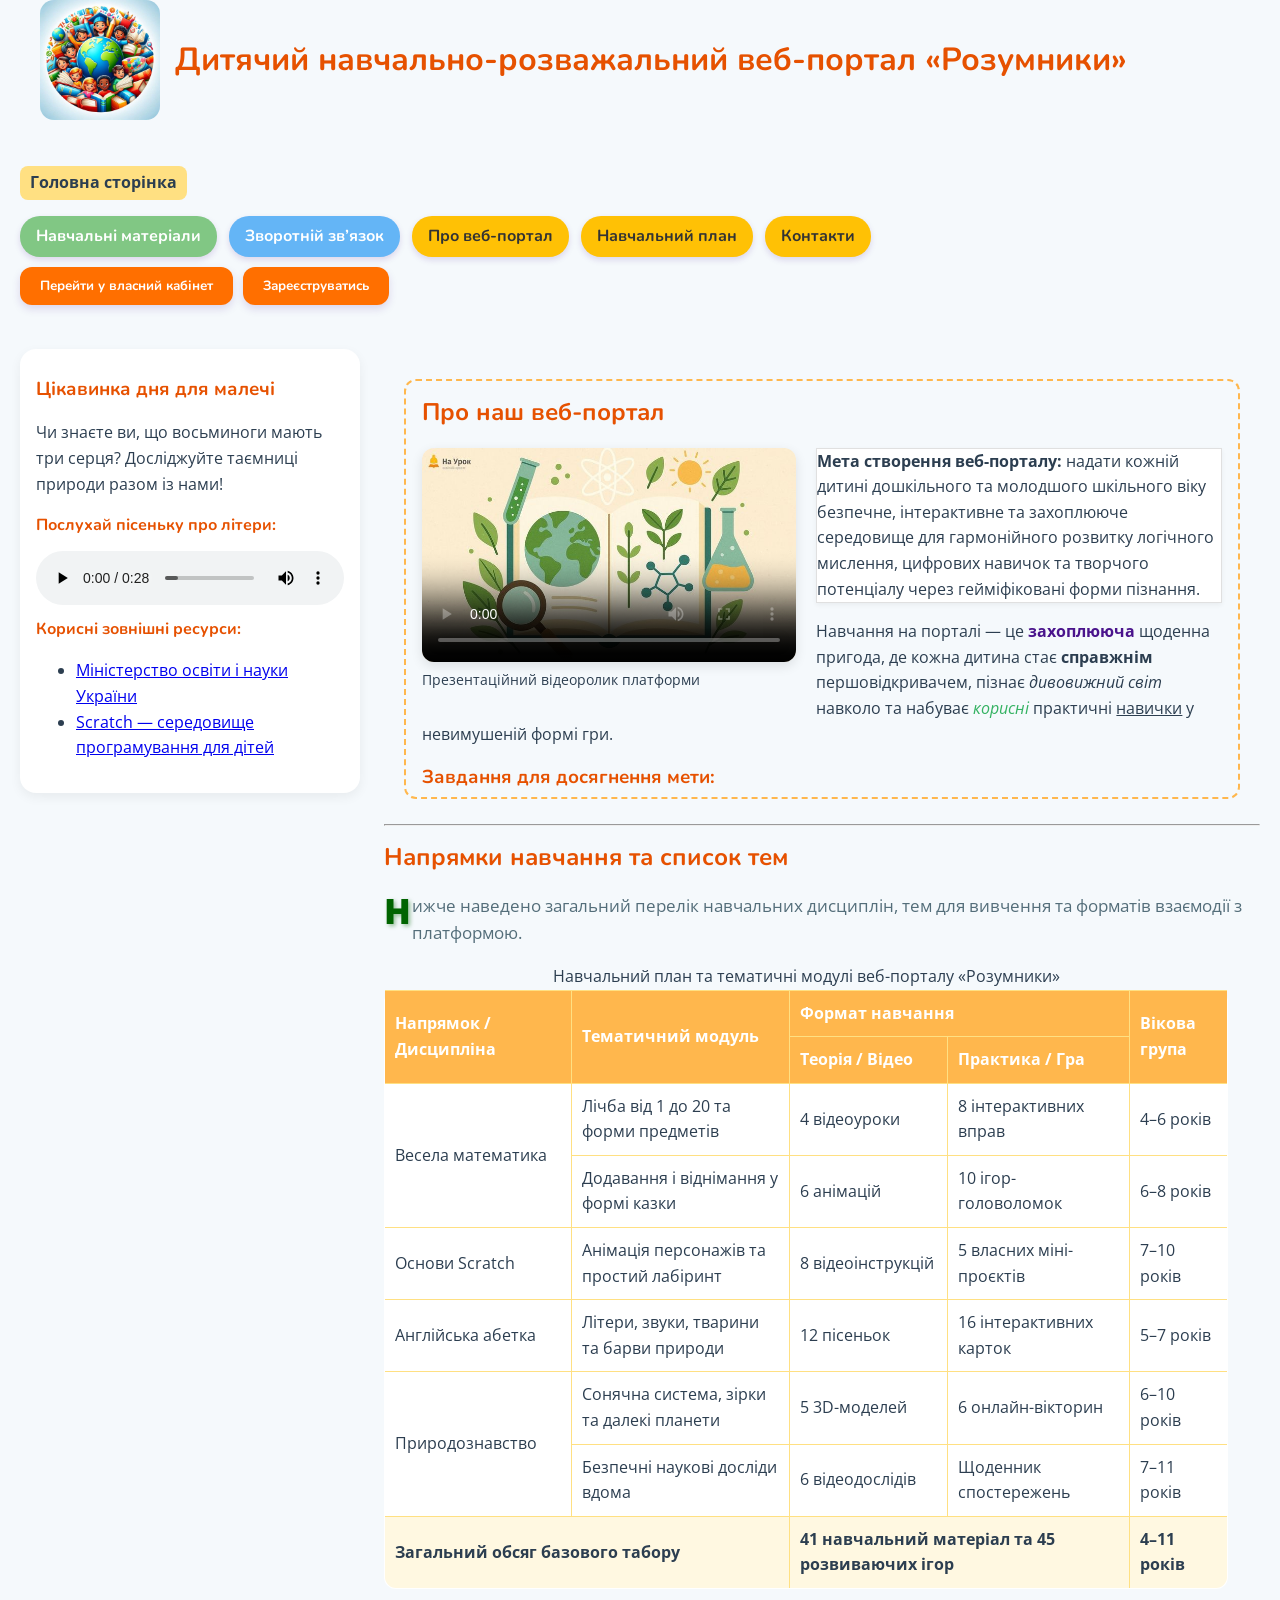
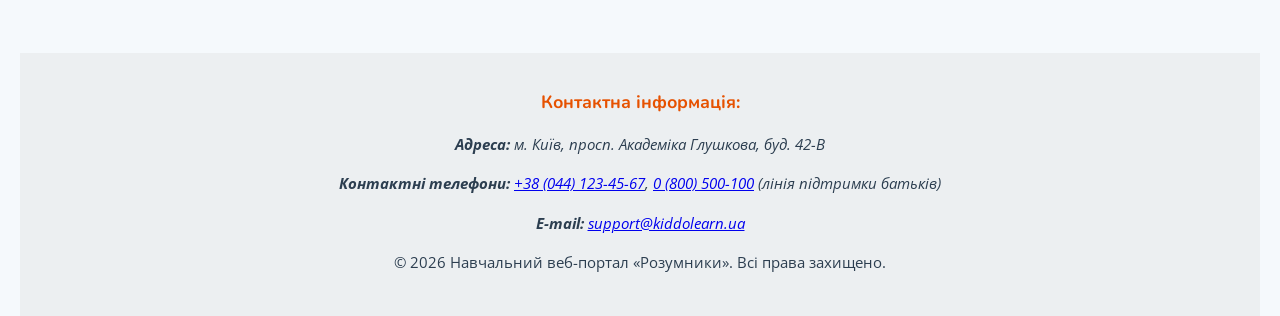
<file: index.html>
<!DOCTYPE html>
<html lang="uk">
<head>
    <meta charset="UTF-8">
    <meta name="viewport" content="width=device-width, initial-scale=1.0">
    <title>Розумники — Веб-портал для навчання дітей</title>

    <link rel="stylesheet" href="css/style.css">
    <!-- Внутрішня таблиця стилів -->
     <style>
        .page-badge {
            display: inline-block;
            background: #FFE082;
            padding: 4px 10px;
            border-radius: 8px;
            font-weight: bold;
        }
     </style>
</head>
<body>

    <!-- ШАПКА САЙТУ (HEADER) -->
    <header>
        <div class="brand-header">
            <!-- Назва та логотип веб-порталу -->
            <img src="assets/images/logo.jpg" alt="Логотип дитячого навчального порталу Розумники" width="120" height="120">
            <h1>Дитячий навчально-розважальний веб-портал «Розумники»</h1>
        </div>

        <p><span class="page-badge">Головна сторінка</span></p>

        <!-- Навігаційне меню (NAV) -->
        <nav>
            <ul>
                <li><a href="courses.html">Навчальні матеріали</a></li>
                <li><a href="feedback.html">Зворотній зв’язок</a></li>
                <!-- 2 якірні посилання на складові документу -->
                <li><a href="#about">Про веб-портал</a></li>
                <li><a href="#study-plan">Навчальний план</a></li>
                <li><a href="#contacts">Контакти</a></li>
            </ul>
        </nav>

        <!-- Кнопки переходу -->
        <div>
            <button type="button" onclick="alert('Перехід у власний кабінет')">Перейти у власний кабінет</button>
            <button type="button" onclick="alert('Реєстрація нового користувача')">Зареєструватись</button>
        </div>
    </header>

    <hr>

    <!-- БІЧНА ПАНЕЛЬ (ASIDE) -->
    <aside>
        <h3>Цікавинка дня для малечі</h3>
        <p>Чи знаєте ви, що восьминоги мають три серця? Досліджуйте таємниці природи разом із нами!</p>
        
        <!-- Мультимедіа: аудіо -->
        <h4>Послухай пісеньку про літери:</h4>
        <audio controls>
            <source src="assets/audio/Alphabet-Song.mp3" type="audio/mpeg">
            Ваш браузер не підтримує аудіоелемент.
        </audio>

        <!-- 2 зовнішні посилання -->
        <h4>Корисні зовнішні ресурси:</h4>
        <ul>
            <li>
                <a href="https://mon.gov.ua/" target="_blank" rel="noopener noreferrer">Міністерство освіти і науки України</a>
            </li>
            <li>
                <a href="https://scratch.mit.edu/" target="_blank" rel="noopener noreferrer">Scratch — середовище програмування для дітей</a>
            </li>
        </ul>
    </aside>

    <hr>

    <!-- ОСНОВНИЙ КОНТЕНТ (MAIN) -->
    <main>

        <!-- СТАТТЯ (ARTICLE): Мета та завдання -->
        <article id="about">
            <h2>Про наш веб-портал</h2>

            <figure class="media-left">
                <video controls poster="assets/images/course-nature.jpg" width="320" height="180">
                    <source src="assets/video/intro.mp4" type="video/mp4">
                    Ваш браузер не підтримує тег video.
                </video>
                <figcaption>Презентаційний відеоролик платформи</figcaption>
            </figure>

            <p>
                <strong>Мета створення веб-порталу:</strong> надати кожній дитині дошкільного та молодшого шкільного віку безпечне, інтерактивне та захоплююче середовище для гармонійного розвитку логічного мислення, цифрових навичок та творчого потенціалу через гейміфіковані форми пізнання.
            </p>

            <!-- Обов'язкове речення зі стилізацією тегами span, i, b, em, u -->
            <p>
                Навчання на порталі — це <span>захоплююча</span> щоденна пригода, де кожна дитина стає <b>справжнім</b> першовідкривачем, пізнає <i>дивовижний світ</i> навколо та набуває <em>корисні</em> практичні <u>навички</u> у невимушеній формі гри.
            </p>

            <h3 class="tasks-title">Завдання для досягнення мети:</h3>
            <!-- Перелік завдань (не менше 3-х ненумерованих) -->
            <ul class="tasks-list">
                <li>Формування математичної грамотності та просторової уяви за допомогою логічних задач і головоломок.</li>
                <li>Ознайомлення дітей з основами візуального програмування та алгоритмізації на ранніх етапах розвитку.</li>
                <li>Стимулювання інтересу до вивчення іноземних мов через інтерактивні аудіоказки та пісні.</li>
                <li>Забезпечення психологічно безпечного цифрового простору без нав'язливої реклами та стресового оцінювання.</li>
            </ul>
        </article>

        <hr>

        <!-- СТАТТЯ (ARTICLE): Таблиця навчального плану -->
        <article id="study-plan">
            <h2>Напрямки навчання та список тем</h2>
            <p>Нижче наведено загальний перелік навчальних дисциплін, тем для вивчення та форматів взаємодії з платформою.</p>

            <!-- ТАБЛИЦЯ: caption, thead, tbody, tfoot, 7 рядків, 5 стовпців, 4 об'єднані комірки (rowspan і colspan) -->
             <div class="table-wrap">
                <table border="1" cellpadding="8" cellspacing="0">
                    <caption>Навчальний план та тематичні модулі веб-порталу «Розумники»</caption>
                    <thead>
                        <tr>
                            <th rowspan="2">Напрямок / Дисципліна</th>
                            <th rowspan="2">Тематичний модуль</th>
                            <th colspan="2">Формат навчання</th>
                            <th rowspan="2">Вікова група</th>
                        </tr>
                        <tr>
                            <th>Теорія / Відео</th>
                            <th>Практика / Гра</th>
                        </tr>
                    </thead>
                    <tbody>
                        <tr>
                            <td rowspan="2">Весела математика</td>
                            <td>Лічба від 1 до 20 та форми предметів</td>
                            <td>4 відеоуроки</td>
                            <td>8 інтерактивних вправ</td>
                            <td>4–6 років</td>
                        </tr>
                        <tr>
                            <td>Додавання і віднімання у формі казки</td>
                            <td>6 анімацій</td>
                            <td>10 ігор-головоломок</td>
                            <td>6–8 років</td>
                        </tr>
                        <tr>
                            <td>Основи Scratch</td>
                            <td>Анімація персонажів та простий лабіринт</td>
                            <td>8 відеоінструкцій</td>
                            <td>5 власних міні-проєктів</td>
                            <td>7–10 років</td>
                        </tr>
                        <tr>
                            <td>Англійська абетка</td>
                            <td>Літери, звуки, тварини та барви природи</td>
                            <td>12 пісеньок</td>
                            <td>16 інтерактивних карток</td>
                            <td>5–7 років</td>
                        </tr>
                        <tr>
                            <td rowspan="2">Природознавство</td>
                            <td>Сонячна система, зірки та далекі планети</td>
                            <td>5 3D-моделей</td>
                            <td>6 онлайн-вікторин</td>
                            <td>6–10 років</td>
                        </tr>
                        <tr>
                            <td>Безпечні наукові досліди вдома</td>
                            <td>6 відеодослідів</td>
                            <td>Щоденник спостережень</td>
                            <td>7–11 років</td>
                        </tr>
                    </tbody>
                    <tfoot>
                        <tr>
                            <th colspan="2">Загальний обсяг базового табору</th>
                            <td colspan="2">41 навчальний матеріал та 45 розвиваючих ігор</td>
                            <td>4–11 років</td>
                        </tr>
                    </tfoot>
                </table>
            </div>
        </article>

    </main>

    <hr>

    <!-- ПІДВАЛ (FOOTER) -->
    <footer id="contacts" tabindex="0">
        <h3>Контактна інформація:</h3>
        <address>
            <p><strong>Адреса:</strong> м. Київ, просп. Академіка Глушкова, буд. 42-В</p>
            <p><strong>Контактні телефони:</strong> <a href="tel:+380441234567">+38 (044) 123-45-67</a>, <a href="tel:+380800500100">0 (800) 500-100</a> (лінія підтримки батьків)</p>
            <p><strong>E-mail:</strong> <a href="mailto:support@kiddolearn.ua">support@kiddolearn.ua</a></p>
        </address>
        <p>&copy; 2026 Навчальний веб-портал «Розумники». Всі права захищено.</p>
    </footer>

</body>
</html>
</file>
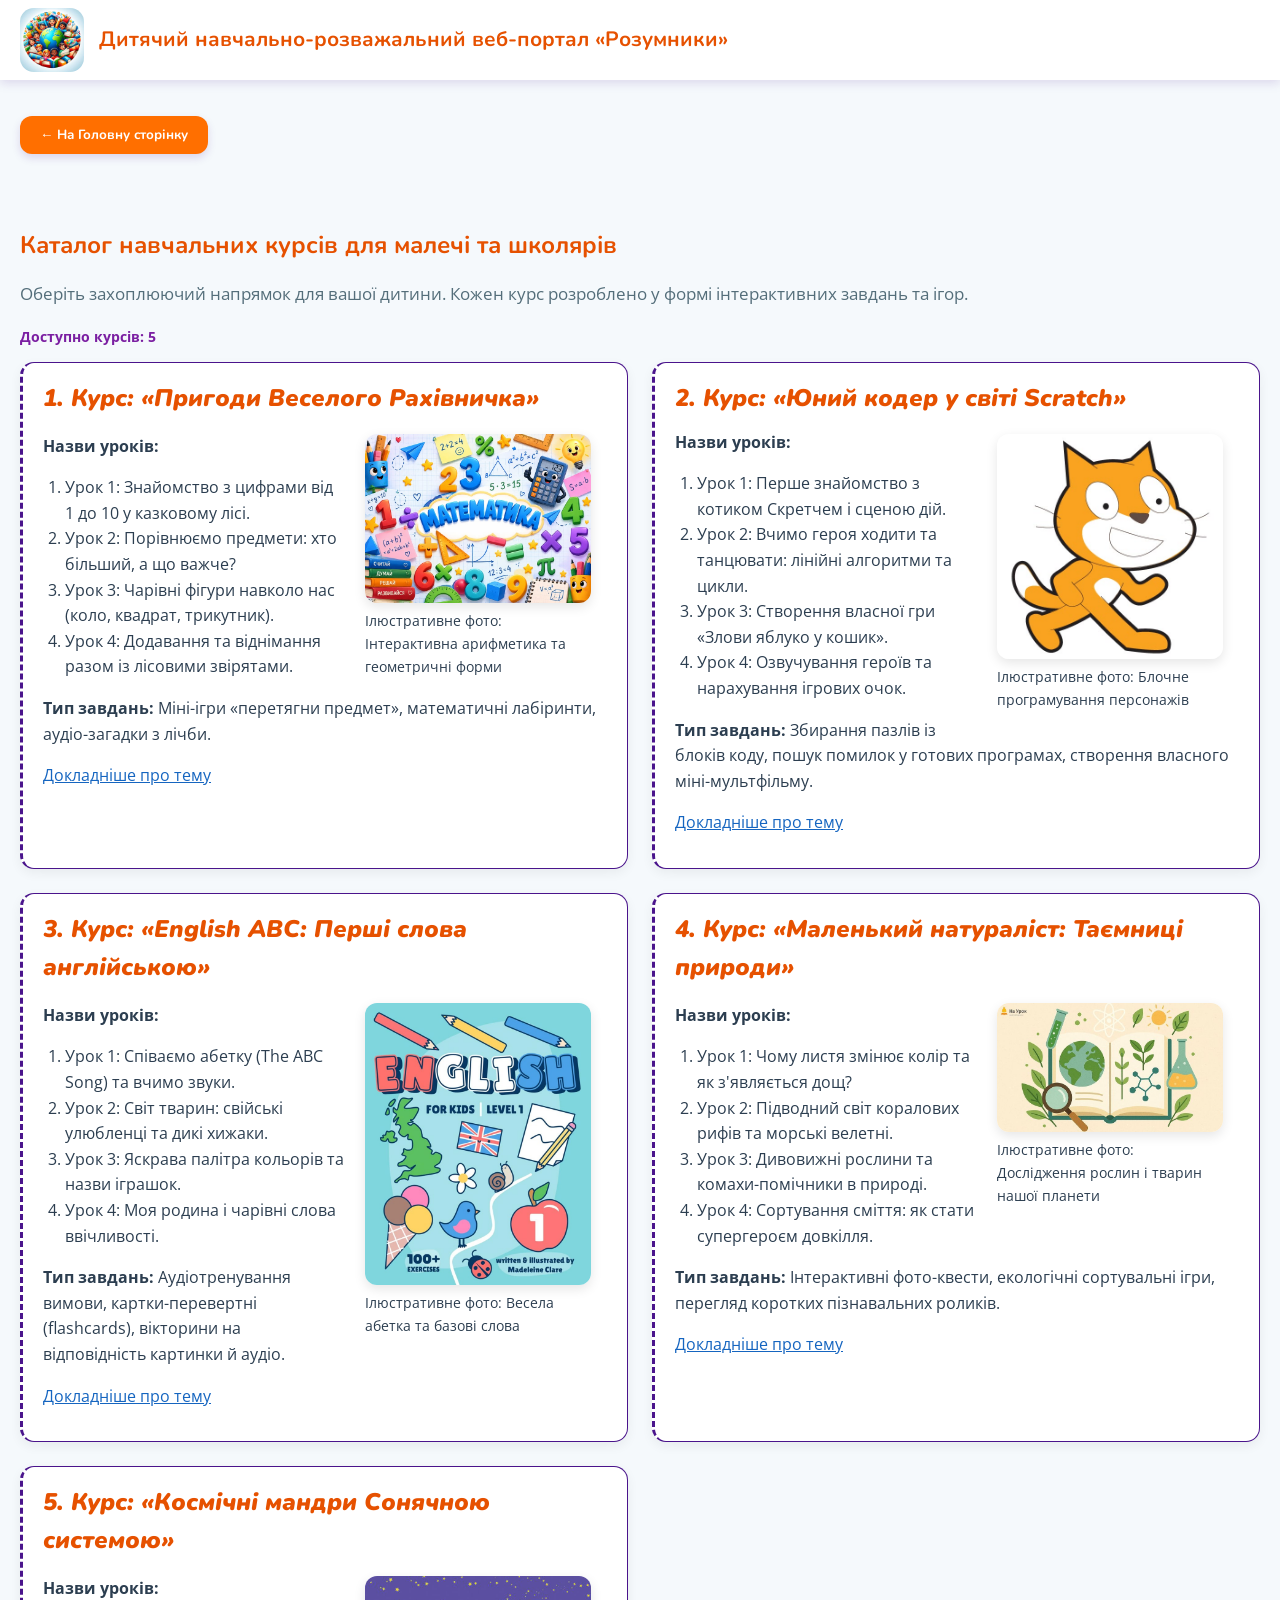
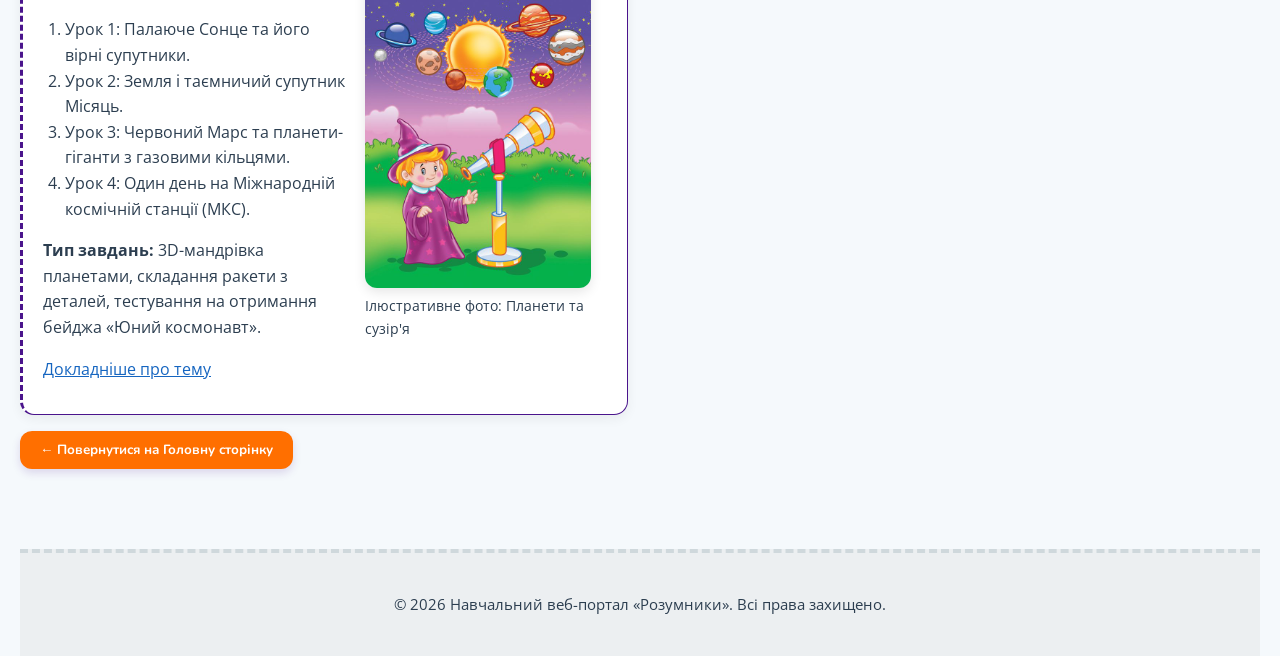
<file: courses.html>
<!DOCTYPE html>
<html lang="uk">
<head>
    <meta charset="UTF-8">
    <meta name="viewport" content="width=device-width, initial-scale=1.0">
    <title>Наші курси — Веб-портал «Розумники»</title>

    <link rel="stylesheet" href="css/style.css">
    <!-- Внутрішня таблиця стилів -->
    <style>
        .courses-counter {
            font-size: 0.9rem;
            color: #7B1FA2;
            font-weight: 700;
        }
    </style>
</head>
<body class="page-courses">

    <!-- ШАПКА СТОРІНКИ -->
    <header>
        <div>
            <img src="assets/images/logo.jpg" alt="Логотип дитячого навчального порталу Розумники" width="120" height="120">
            <h1>Дитячий навчально-розважальний веб-портал «Розумники»</h1>
        </div>
        
        <p>
            <a href="index.html">
                <button type="button">&larr; На Головну сторінку</button>
            </a>
        </p>
    </header>

    <hr>

    <!-- ОСНОВНА ЧАСТИНА -->
    <main>
        <h2>Каталог навчальних курсів для малечі та школярів</h2>
        <p>Оберіть захоплюючий напрямок для вашої дитини. Кожен курс розроблено у формі інтерактивних завдань та ігор.</p>
        <p class="courses-counter">Доступно курсів: 5</p>

        <section>
            <!-- КУРС 1 -->
            <article>
                <h3>1. Курс: «Пригоди Веселого Рахівничка»</h3>
                <figure class="media-right">
                    <img src="assets/images/course-math.jpg" alt="Курс інтерактивної математики" width="240" height="180">
                    <figcaption>Ілюстративне фото: Інтерактивна арифметика та геометричні форми</figcaption>
                </figure>
                <p><strong>Назви уроків:</strong></p>
                <ol>
                    <li>Урок 1: Знайомство з цифрами від 1 до 10 у казковому лісі.</li>
                    <li>Урок 2: Порівнюємо предмети: хто більший, а що важче?</li>
                    <li>Урок 3: Чарівні фігури навколо нас (коло, квадрат, трикутник).</li>
                    <li>Урок 4: Додавання та віднімання разом із лісовими звірятами.</li>
                </ol>
                <p><strong>Тип завдань:</strong> Міні-ігри «перетягни предмет», математичні лабіринти, аудіо-загадки з лічби.</p>
                <p><a href="https://www.khanacademy.org/math/early-math" target="_blank" rel="noopener noreferrer">Докладніше про тему</a></p>
            </article>

            <hr>

            <!-- КУРС 2 -->
            <article>
                <h3>2. Курс: «Юний кодер у світі Scratch»</h3>
                <figure class="media-right">
                    <img src="assets/images/course-scratch.jpg" alt="Курс візуального кодування" width="180" height="180">
                    <figcaption>Ілюстративне фото: Блочне програмування персонажів</figcaption>
                </figure>
                <p style="margin-top: 0;"><strong>Назви уроків:</strong></p>
                <ol>
                    <li>Урок 1: Перше знайомство з котиком Скретчем і сценою дій.</li>
                    <li>Урок 2: Вчимо героя ходити та танцювати: лінійні алгоритми та цикли.</li>
                    <li>Урок 3: Створення власної гри «Злови яблуко у кошик».</li>
                    <li>Урок 4: Озвучування героїв та нарахування ігрових очок.</li>
                </ol>
                <p><strong>Тип завдань:</strong> Збирання пазлів із блоків коду, пошук помилок у готових програмах, створення власного міні-мультфільму.</p>
                <p><a href="https://scratch.mit.edu/" target="_blank" rel="noopener noreferrer">Докладніше про тему</a></p>
            </article>

            <hr>

            <!-- КУРС 3 -->
            <article>
                <h3>3. Курс: «English ABC: Перші слова англійською»</h3>
                <figure class="media-right">
                    <img src="assets/images/course-english.jpg" alt="Курс англійської для дітей" width="144" height="180">
                    <figcaption>Ілюстративне фото: Весела абетка та базові слова</figcaption>
                </figure>
                <p><strong>Назви уроків:</strong></p>
                <ol>
                    <li>Урок 1: Співаємо абетку (The ABC Song) та вчимо звуки.</li>
                    <li>Урок 2: Світ тварин: свійські улюбленці та дикі хижаки.</li>
                    <li>Урок 3: Яскрава палітра кольорів та назви іграшок.</li>
                    <li>Урок 4: Моя родина і чарівні слова ввічливості.</li>
                </ol>
                <p><strong>Тип завдань:</strong> Аудіотренування вимови, картки-перевертні (flashcards), вікторини на відповідність картинки й аудіо.</p>
                <p><a href="https://learnenglishkids.britishcouncil.org/" target="_blank" rel="noopener noreferrer">Докладніше про тему</a></p>
            </article>

            <hr>

            <!-- КУРС 4 -->
            <article>
                <h3>4. Курс: «Маленький натураліст: Таємниці природи»</h3>
                <figure class="media-right">
                    <img src="assets/images/course-nature.jpg" alt="Курс природознавства" width="315" height="180">
                    <figcaption>Ілюстративне фото: Дослідження рослин і тварин нашої планети</figcaption>
                </figure>
                <p><strong>Назви уроків:</strong></p>
                <ol>
                    <li>Урок 1: Чому листя змінює колір та як з'являється дощ?</li>
                    <li>Урок 2: Підводний світ коралових рифів та морські велетні.</li>
                    <li>Урок 3: Дивовижні рослини та комахи-помічники в природі.</li>
                    <li>Урок 4: Сортування сміття: як стати супергероєм довкілля.</li>
                </ol>
                <p><strong>Тип завдань:</strong> Інтерактивні фото-квести, екологічні сортувальні ігри, перегляд коротких пізнавальних роликів.</p>
                <p><a href="https://kids.nationalgeographic.com/" target="_blank" rel="noopener noreferrer">Докладніше про тему</a></p>
            </article>

            <hr>

            <!-- КУРС 5 -->
            <article>
                <h3>5. Курс: «Космічні мандри Сонячною системою»</h3>
                <figure class="media-right">
                    <img src="assets/images/course-space.jpg" alt="Курс астрономії для дітей" width="130" height="180">
                    <figcaption>Ілюстративне фото: Планети та сузір'я</figcaption>
                </figure>
                <p><strong>Назви уроків:</strong></p>
                <ol>
                    <li>Урок 1: Палаюче Сонце та його вірні супутники.</li>
                    <li>Урок 2: Земля і таємничий супутник Місяць.</li>
                    <li>Урок 3: Червоний Марс та планети-гіганти з газовими кільцями.</li>
                    <li>Урок 4: Один день на Міжнародній космічній станції (МКС).</li>
                </ol>
                <p><strong>Тип завдань:</strong> 3D-мандрівка планетами, складання ракети з деталей, тестування на отримання бейджа «Юний космонавт».</p>
                <p><a href="https://spaceplace.nasa.gov/" target="_blank" rel="noopener noreferrer">Докладніше про тему</a></p>
            </article>
        </section>

        <p>
            <a href="index.html">
                <button type="button">&larr; Повернутися на Головну сторінку</button>
            </a>
        </p>
    </main>

    <hr>

    <!-- ПІДВАЛ -->
    <footer>
        <p>&copy; 2026 Навчальний веб-портал «Розумники». Всі права захищено.</p>
    </footer>

</body>
</html>
</file>
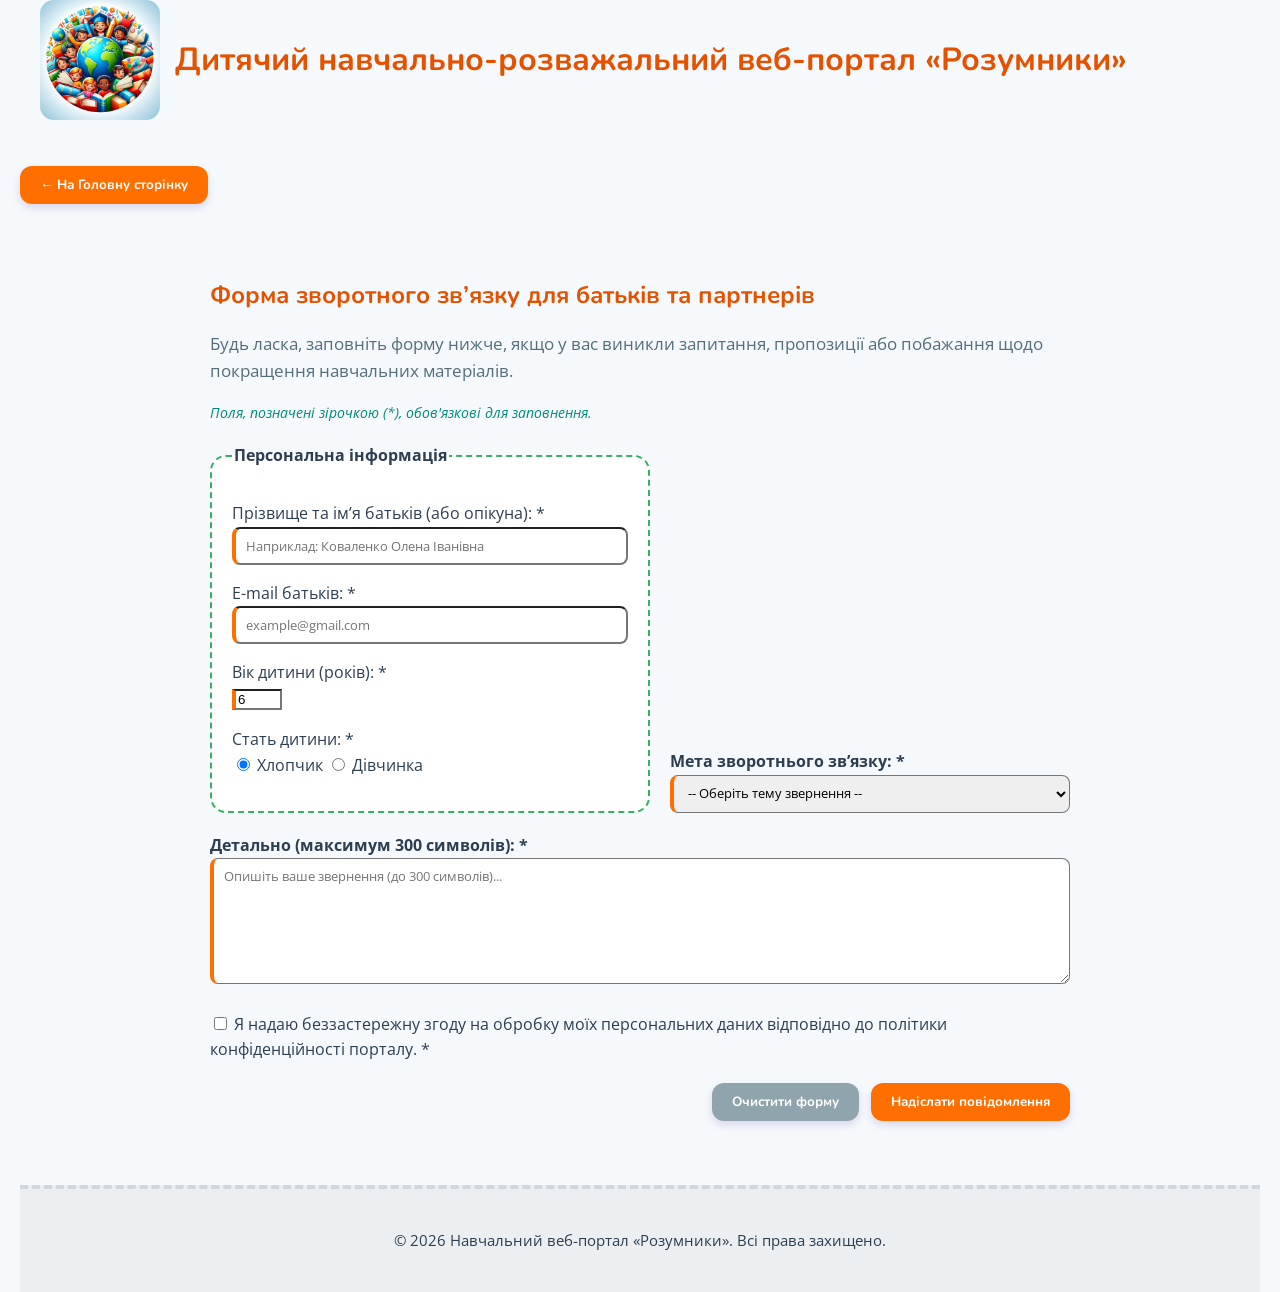
<file: feedback.html>
<!DOCTYPE html>
<html lang="uk">
<head>
    <meta charset="UTF-8">
    <meta name="viewport" content="width=device-width, initial-scale=1.0">
    <title>Зворотній зв’язок — Веб-портал «Розумники»</title>

    <link rel="stylesheet" href="css/style.css">
    <!-- Внутрішня таблиця стилів -->
     <style>
        .feedback-help-text {
            color: #00897B;
            font-size: 0.85rem;
            font-style: italic;
        }
     </style>
</head>
<body class="page-feedback">

    <!-- ШАПКА СТОРІНКИ -->
    <header>
        <div>
            <img src="assets/images/logo.jpg" alt="Логотип дитячого навчального порталу Розумники" width="120" height="120">
            <h1>Дитячий навчально-розважальний веб-портал «Розумники»</h1>
        </div>
        
        <p>
            <a href="index.html">
                <button type="button">← На Головну сторінку</button>
            </a>
        </p>
    </header>

    <hr>

    <!-- ОСНОВНИЙ КОНТЕНТ -->
    <main>
        <h2>Форма зворотного зв’язку для батьків та партнерів</h2>
        <p>Будь ласка, заповніть форму нижче, якщо у вас виникли запитання, пропозиції або побажання щодо покращення навчальних матеріалів.</p>

        <!-- ФОРМА ЗВОРОТНОГО ЗВ'ЯЗКУ -->
        <form action="#" method="post">

            <p class="feedback-help-text">Поля, позначені зірочкою (*), обов'язкові для заповнення.</p>

            <!-- Група полів 1-4: рамка з легендою "Персональна інформація" -->
            <fieldset>
                <legend><strong>Персональна інформація</strong></legend>

                <!-- 1. Прізвище та ім’я батьків -->
                <p>
                    <label for="parent-name">Прізвище та ім’я батьків (або опікуна): *</label><br>
                    <input type="text" id="parent-name" name="parent_name" placeholder="Наприклад: Коваленко Олена Іванівна" size="40" required>
                </p>

                <!-- 2. E-mail батьків -->
                <p>
                    <label for="parent-email">E-mail батьків: *</label><br>
                    <input type="email" id="parent-email" name="parent_email" placeholder="example@gmail.com" size="40" required>
                </p>

                <!-- 3. Вік дитини -->
                <p>
                    <label for="child-age">Вік дитини (років): *</label><br>
                    <input type="number" id="child-age" name="child_age" min="3" max="16" step="1" value="6" required>
                </p>

                <!-- 4. Стать дитини -->
                <p>
                    <span>Стать дитини: *</span><br>
                    <input type="radio" id="gender-boy" name="child_gender" value="хлопчик" checked>
                    <label for="gender-boy">Хлопчик</label>

                    <input type="radio" id="gender-girl" name="child_gender" value="дівчинка">
                    <label for="gender-girl">Дівчинка</label>
                </p>
            </fieldset>

            <br>

            <!-- 5. Випадаючий список "Мета зворотнього зв'язку" -->
            <p class="form-purpose">
                <label for="feedback-purpose"><strong>Мета зворотнього зв’язку: *</strong></label><br>
                <select id="feedback-purpose" name="feedback_purpose" required>
                    <option value="" disabled selected>-- Оберіть тему звернення --</option>
                    <option value="cooperation">співпраця</option>
                    <option value="complaint">скарга на неякісний контент</option>
                    <option value="suggestion">пропозиція</option>
                    <option value="bug">наявність помилки</option>
                </select>
            </p>

            <!-- 6. Поле "Детально" з обмеженнями на висоту, ширину і кількість символів -->
            <p class="form-details">
                <label for="feedback-details"><strong>Детально (максимум 300 символів): *</strong></label><br>
                <textarea id="feedback-details" name="feedback_details" rows="6" cols="50" maxlength="300" placeholder="Опишіть ваше звернення (до 300 символів)..." required></textarea>
            </p>

            <!-- Згода на обробку персональних даних -->
            <p class="form-consent">
                <input type="checkbox" id="consent" name="data_consent" required>
                <label for="consent">Я надаю беззастережну згоду на обробку моїх персональних даних відповідно до політики конфіденційності порталу. *</label>
            </p>

            <!-- Кнопки відправлення та скидання -->
            <p class="form-actions">
                <button type="submit">Надіслати повідомлення</button>
                <button type="reset">Очистити форму</button>
            </p>

        </form>
    </main>

    <hr>

    <!-- ПІДВАЛ -->
    <footer>
        <p>© 2026 Навчальний веб-портал «Розумники». Всі права захищено.</p>
    </footer>

</body>
</html>
</file>
<file: css/style.css>
/* ==========================================================================
   Лабораторна робота №2. Базові стилі дитячого веб-порталу «Розумники»
   Стиль дизайну: Мальований / ігровий
   ========================================================================== */

/* 1. Підключення двох різних шрифтів: Nunito та Open Sans */
@import url('https://fonts.googleapis.com/css2?family=Nunito:wght@400;700;900&family=Open+Sans:ital,wght@0,400;0,600;1,400&display=swap');

/* Глобальні змінні кольорів різними способами (HEX, RGB, HSL, Name) */
:root {
    --primary-color: #FF6F00; /* HEX */
    --primary-dark: #E65100; /* HEX */
    --accent-color: #4A148C; /* HEX (за варіантом)*/
    --card-bg-rgb: rgb(255, 255, 255); /* RGB */
    --shadow-color: rgba(74, 20, 140, 0.15); /* RGBA */
    --soft-green: hsl(142, 55%, 45%); /* HSL */
    --fun-yellow: hsl(45, 100%, 51%); /* HSL */
    --text-main: #2C3E50; /* HEX */
    --bg-page: #F5F9FC; /* HEX */
    --amber: #FFB74D; /* HEX */
    --amber-light: #FFE082; /* HEX */
    --link-blue: #1565C0; /* HEX */
    --gray-muted: #90A4AE; /* HEX */

}

/* Універсальний селектор */
* {
    box-sizing: border-box;
}

/* 2. Базові правила для body */
body {
    margin: 0;
    padding: 0;
    background-color: var(--bg-page);
    font-family: 'Open Sans', sans-serif;   /* Шрифт №1: основний текст */
    color: var(--text-main);
    line-height: 1.6;
}

/* Селектор елементів: заголовки отримують шрифт №2 (Nunito) */
h1, h2, h3, h4, h5, h6 {
    font-family: 'Nunito', sans-serif;      /* Шрифт №2: заголовки */
    color: var(--primary-dark);
    margin-top: 0.5em;
    margin-bottom: 0.5em;
}

/* Комбінатор нащадка (пробіл): кнопки всередині посилань */
a button {
    cursor: pointer;
}

/* Комбінатор безпосередньої дитини (>) */
nav > ul {
    list-style: none;
    padding: 0;
    margin: 0;
    display: flex;
    flex-wrap: wrap;
    gap: 12px;
}

nav > ul > li > a {
    display: inline-block;
    padding: 8px 16px;
    background-color: var(--fun-yellow);
    color: #333333;
    text-decoration: none;
    font-family: 'Nunito', sans-serif;
    font-weight: 700;
    border-radius: 20px;
    box-shadow: 0 3px 6px var(--shadow-color);
    transition: transform 0.2s ease, background-color 0.2s ease;
}

nav > ul > li > a:hover {
    background-color: #FFB300;
    transform: translateY(-2px);
}

/* Селектор за атрибутом із частковим входженням [attr*=value] */
a[href*="courses"] {
    background-color: #81C784 !important; /* Зеленуватий акцент для навчальних матеріалів */
    color: white !important;              /* Спосіб кольору: Name */
}

a[href*="feedback"] {
    background-color: #64B5F6 !important; /* Блакитний для зворотного зв'язку */
    color: white !important;
}

/* Суміжний сестринський комбінатор (+) */
h2 + p {
    font-size: 1.05rem;
    color: #546E7A;
}

/* Селектори кнопок форми та дій */
button {
    font-family: 'Nunito', sans-serif;
    font-weight: 700;
    padding: 10px 20px;
    border: none;
    border-radius: 12px;
    cursor: pointer;
    background-color: var(--primary-color);
    color: white;                         /* Спосіб кольору: Name */
    box-shadow: 0 4px 8px var(--shadow-color);
    transition: all 0.25s ease;
}

button:hover {
    background-color: var(--primary-dark);
    transform: scale(1.03);
}

/* Селектор за обов'язковим атрибутом [required] */
input[required], textarea[required], select[required] {
    border-left: 4px solid var(--primary-color);
}

/* Стилізація зображень у мальованому стилі */
img {
    border-radius: 14px;
    max-width: 100%;
    height: auto;
}

/* Спільний футер */
footer {
    background: #ECEFF1;
    text-align: center;
    padding: 24px;
    margin-top: 40px;
    border-top: 4px dashed #CFD8DC;
    font-size: 0.95rem;
}


/* ==========================================================================
   3. Стилі для Головної сторінки (index.html) — Варіант 4
   ========================================================================== */

/* 1. Позиціонування шапки (position: relative, z-index) */
header {
    position: relative;
    padding-top: 150px;                     /* Місце для абсолютно позиціонованого логотипу */
    padding-bottom: 20px;
    z-index: 10;
}

/* Вимога варіанта: Назва веб-порталу та логотип абсолютно позиціоновані з 0 відступом зверху */
header > div:first-child {
    position: absolute;
    top: 0;
    left: 20px;
    display: flex;
    align-items: center;
    gap: 15px;
}

header > nav {
    margin-bottom: 10px;
}

header div:last-child {
    display: flex;
    gap: 10px;
}

/* 2. Макет сторінки на CSS Grid (п. 6 завдання) */
@media (min-width: 768px) {
    body {
        display: grid;
        grid-template-areas:
            "header header"
            "aside main"
            "footer footer";
        grid-template-columns: 340px 1fr;
        gap: 24px;
        padding: 0 20px;
    }

    header {
        grid-area: header;
    }

    aside {
        grid-area: aside;
        position: static;                   /* Друге значення position: static */
        background: var(--card-bg-rgb);     /* RGB */
        padding: 16px;
        border-radius: 16px;
        box-shadow: 0 4px 12px rgba(0, 0, 0, 0.06);
        height: fit-content;
    }

    main {
        grid-area: main;
    }

    footer {
        grid-area: footer;
    }

    /* Ховаємо <hr>, бо вони є прямими дітьми body і ламають сітку */
    body > hr {
        display: none;
    }
}

audio {
    width: 100%;
    min-width: 300px;
    box-sizing: border-box;
    max-width: 100%;
    display: block;
    margin: 12px 0;
}

/* 3. Float: відео ЗЛІВА, фото СПРАВА */
article figure {
    margin: 0;
}

/* Відео — зліва, текст обтікає справа */
article figure.media-left {
    float: left;
    clear: left;
    width: 45%;
    max-width: 480px;
    margin: 4px 20px 12px 16px;
}

/* Завдання починаються під відео, на всю ширину */
#about .tasks-title,
#about .tasks-list {
    clear: left;
}

/* Бонус: білий фон першого абзацу більше не заходить під відео */
#about p:first-of-type {
    display: flow-root;
}

/* Фото — справа, текст обтікає зліва */
article figure.media-right {
    float: right;
    clear: right;
    width: 30%;
    max-width: 240px;
    margin: 4px 16px 12px 20px;
}

/* Медіа заповнюють фігуру; float усередині фігури скидаємо */
article figure img,
article figure video {
    display: block;
    float: none;
    width: 100%;
    height: auto;
    margin: 0;
    border-radius: 12px;
    box-shadow: 0 4px 12px rgba(0, 0, 0, 0.1);
}

article figcaption {
    font-size: 0.9rem;
    padding: 6px 0;
}

/* Клірфікс: наступні блоки не наїжджають на float */
article::after {
    content: "";
    display: table;
    clear: both;
}

/* Вузькі екрани: прибираємо обтікання */
@media (max-width: 600px) {
    article figure.media-left,
    article figure.media-right {
        float: none;
        width: 100%;
        max-width: none;
        margin: 12px 0;
    }
}

/* 4. Вимога варіанта: Блок опису мети та завдань має margin, але НЕ має padding */
/* 5. Вимога: блок з найбільшим обсягом тексту зі смугою прокручування (overflow) */
#about {
    margin: 30px 20px 25px 20px;
    padding: 0 !important;          /* вимога варіанта */
    border: 2px dashed var(--amber);
    border-radius: 12px;
    max-height: 420px;
    overflow-y: auto;               /* прокрутка лишається, а також створює BFC */
}

/* Стилізація слів з обов'язкового речення (span, b, i, em, u) */
#about p span {
    color: var(--accent-color);       /* HEX: #4A148C */
    font-weight: 700;
}

#about p em {
    color: var(--soft-green);         /* HSL */
}

/* Маркери списку завдань (псевдоелемент ::marker) */
.tasks-list li::marker {
    color: var(--soft-green);
}

/* Відступи від рамки без padding у самому #about */
#about > :not(figure) {
    margin-left: 16px;
    margin-right: 16px;
}

/* 6. Вимога варіанта: Перша літера тексту про те, чому навчають, має тінь та темно-зелений колір */
#study-plan > p::first-letter {
    font-size: 2.2rem;
    font-weight: 900;
    color: darkgreen;                     /* Спосіб задання кольору: Name */
    text-shadow: 2px 2px 4px rgba(0, 100, 0, 0.4);
    float: left;
    margin-right: 1px;
    line-height: 1;
}

/* 7. Вимога варіанта: Зміщення таблиці при наведенні курсору праворуч на 2% ширини viewport (2vw) */
#study-plan .table-wrap {
    width: calc(100% - 2.5vw);
}

#study-plan table {
    width: 100%;
    border-collapse: collapse;
    background: var(--card-bg-rgb);
    border-radius: 12px;
    overflow: hidden;
    transition: transform 0.3s ease;
}

/* Вимога варіанта: зсув праворуч на 2vw при наведенні */
#study-plan .table-wrap:hover table {
    transform: translateX(2vw);
}

#study-plan th,
#study-plan td {
    border: 1px solid var(--amber-light);
    padding: 10px;
    text-align: left;
}

#study-plan thead th {
    background-color: var(--amber);
    color: var(--card-bg-rgb);
}

#study-plan tfoot tr {
    background-color: #FFF8E1;
    font-weight: bold;
}

/* 8. Вимога варіанта: Тінь у блоку контактів через 2 сек при фокусуванні */
footer#contacts {
    outline: none;
    cursor: pointer;
    /* Затримка появи тіні рівно 2 секунди (transition-delay: 2s) */
    transition: box-shadow 0.4s ease, border-color 0.4s ease;
    border: 2px solid transparent;
}

footer#contacts:focus {
    border-color: var(--primary-color);
    box-shadow: 0 0 25px 6px rgba(255, 111, 0, 0.45); /* Поява помітної тіні */
    transition: box-shadow 0.4s ease 2s, border-color 0.4s ease;
}

/* 9. Вимога п. 4: Елемент із переходом між 2 стилями (не менше 3 властивостей) */
.interactive-card,
#about p:first-of-type {
    background-color: var(--card-bg-rgb);
    border: 1px solid #E0E0E0;
    box-shadow: 0 2px 5px rgba(0, 0, 0, 0.05);
    transition: background-color 0.3s ease, box-shadow 0.3s ease, border-color 0.3s ease; /* 3 властивості переходу */
}

#about p:first-of-type:hover {
    background-color: #FFFDE7;
    border-color: #FFD54F;
    box-shadow: 0 6px 16px rgba(255, 179, 0, 0.25);
}

/* Анімація зростання насиченості фото до 150% */
@keyframes saturate-up {
    from { filter: saturate(1); }
    to   { filter: saturate(1.5); }
}

article figure img:hover {
    animation: saturate-up 0.6s ease forwards;
}


/* ==========================================================================
   Сторінка «Наші курси» — Grid, Варіант 4
   ========================================================================== */

/* Сітка сторінки без aside: одна колонка */
.page-courses {
    grid-template-areas:
        "header"
        "main"
        "footer";
    grid-template-columns: 1fr;
}

/* Вимога: блок з назвою та логотипом фіксований зверху */
.page-courses header {
    padding-top: 100px;                     /* місце під фіксовану панель */
}

.page-courses header > div:first-child {
    position: fixed;
    top: 0;
    left: 0;
    right: 0;
    z-index: 100;
    box-sizing: border-box;
    padding: 8px 20px;
    background: var(--card-bg-rgb);
    box-shadow: 0 3px 10px var(--shadow-color);
}

.page-courses header > div:first-child img {
    width: 64px;
    height: 64px;
}

.page-courses header h1 {
    font-size: 1.3rem;
    margin: 0;
}

/* Картки курсів: адаптивна сітка (Grid) */
.page-courses section {
    display: grid;
    grid-template-columns: repeat(auto-fit, minmax(min(100%, 460px), 1fr));
    gap: 24px;
}

.page-courses section > hr {
    display: none;
}

/* Вимога: темно-фіолетова рамка, права межа суцільна тонка, ліва пунктирна */
.page-courses article {
    background: var(--card-bg-rgb);
    padding: 16px 20px;
    border-top: 1px solid var(--accent-color);
    border-bottom: 1px solid var(--accent-color);
    border-right: 1px solid var(--accent-color);
    border-left: 3px dashed var(--accent-color);
    border-radius: 14px;
    box-shadow: 0 4px 12px rgba(0, 0, 0, 0.06);
}

/* Вимога: «назва теми» — більша вага, більший розмір, курсив */
.page-courses article h3 {
    font-size: 1.5rem;
    font-weight: 900;
    font-style: italic;
    margin-top: 0;
}

.page-courses article ol {
    padding-left: 1.4rem;
}

/* Фото в картках трохи більші, ніж у глобальному правилі */
.page-courses article figure.media-right {
    width: 40%;
    min-width: 130px;
    max-width: 240px;
}

/* Вимога: фото при наведенні — насиченість 150% (keyframes saturate-up вже є) */
.page-courses article figure img:hover {
    animation: saturate-up 0.6s ease forwards;
}

/* Вимога: відвідані посилання — темно-червоні */
.page-courses article a:link {
    color: var(--link-blue);
}

.page-courses article a:visited {
    color: darkred;
}

.page-courses article a:hover {
    text-decoration: none;
}


/* ==========================================================================
   Сторінка «Зворотній зв'язок» — Flexbox
   ========================================================================== */

/* Каркас сторінки: flex-колонка замість grid */
.page-feedback {
    display: flex;
    flex-flow: column nowrap;
    justify-content: flex-start;
    align-items: stretch;
    min-height: 100vh;
    box-sizing: border-box;
}

.page-feedback header {
    padding-top: 150px;
}

.page-feedback > hr {
    display: none;
}

.page-feedback main {
    flex-grow: 1;                           /* main займає вільне місце, футер внизу */
    width: 100%;
    max-width: 900px;
    margin: 0 auto;
    padding: 0 20px;
}

/* Форма — flex-контейнер */
.page-feedback form {
    display: flex;
    flex-flow: row wrap;                    /* flex-direction + flex-wrap */
    justify-content: space-between;
    align-items: flex-start;
    align-content: flex-start;              /* працює, бо є wrap */
    gap: 20px;
}

.page-feedback form > br {
    display: none;                          /* <br> між fieldset і select став би flex-елементом */
}

.page-feedback form > * {
    margin: 0;                              /* відступи дає gap */
}

/* Flex-елементи */
.page-feedback .feedback-help-text {
    flex: 1 1 100%;
}

.page-feedback fieldset {
    flex-grow: 1;
    flex-shrink: 1;
    flex-basis: 360px;
    padding: 16px 20px;
    background: var(--card-bg-rgb);
    border: 2px dashed var(--soft-green);
    border-radius: 16px;
}

.form-purpose {
    flex-grow: 1;
    flex-shrink: 1;
    flex-basis: 320px;
    align-self: flex-end;                   /* притискається донизу ряду, до textarea */
}

.form-details,
.form-consent {
    flex: 1 1 100%;
}

/* Кнопки: власний flex-контейнер + order */
.form-actions {
    flex: 1 1 100%;
    display: flex;
    justify-content: flex-end;
    gap: 12px;
}

.form-actions button {
    flex-shrink: 0;                         /* кнопки не стискаються */
}

.form-actions button[type="reset"] {
    order: 1;                               /* «Очистити» — зліва */
    background-color: var(--gray-muted);
}

.form-actions button[type="submit"] {
    order: 2;                               /* «Надіслати» — справа */
}

/* Поля вводу */
.page-feedback input[type="text"],
.page-feedback input[type="email"],
.page-feedback select,
.page-feedback textarea {
    box-sizing: border-box;
    width: 100%;
    padding: 8px 10px;
    border-radius: 8px;
    font-family: inherit;
}

.page-feedback textarea {
    resize: vertical;
}

.page-feedback input:focus,
.page-feedback select:focus,
.page-feedback textarea:focus {
    outline: 3px solid var(--fun-yellow);
}
</file>
